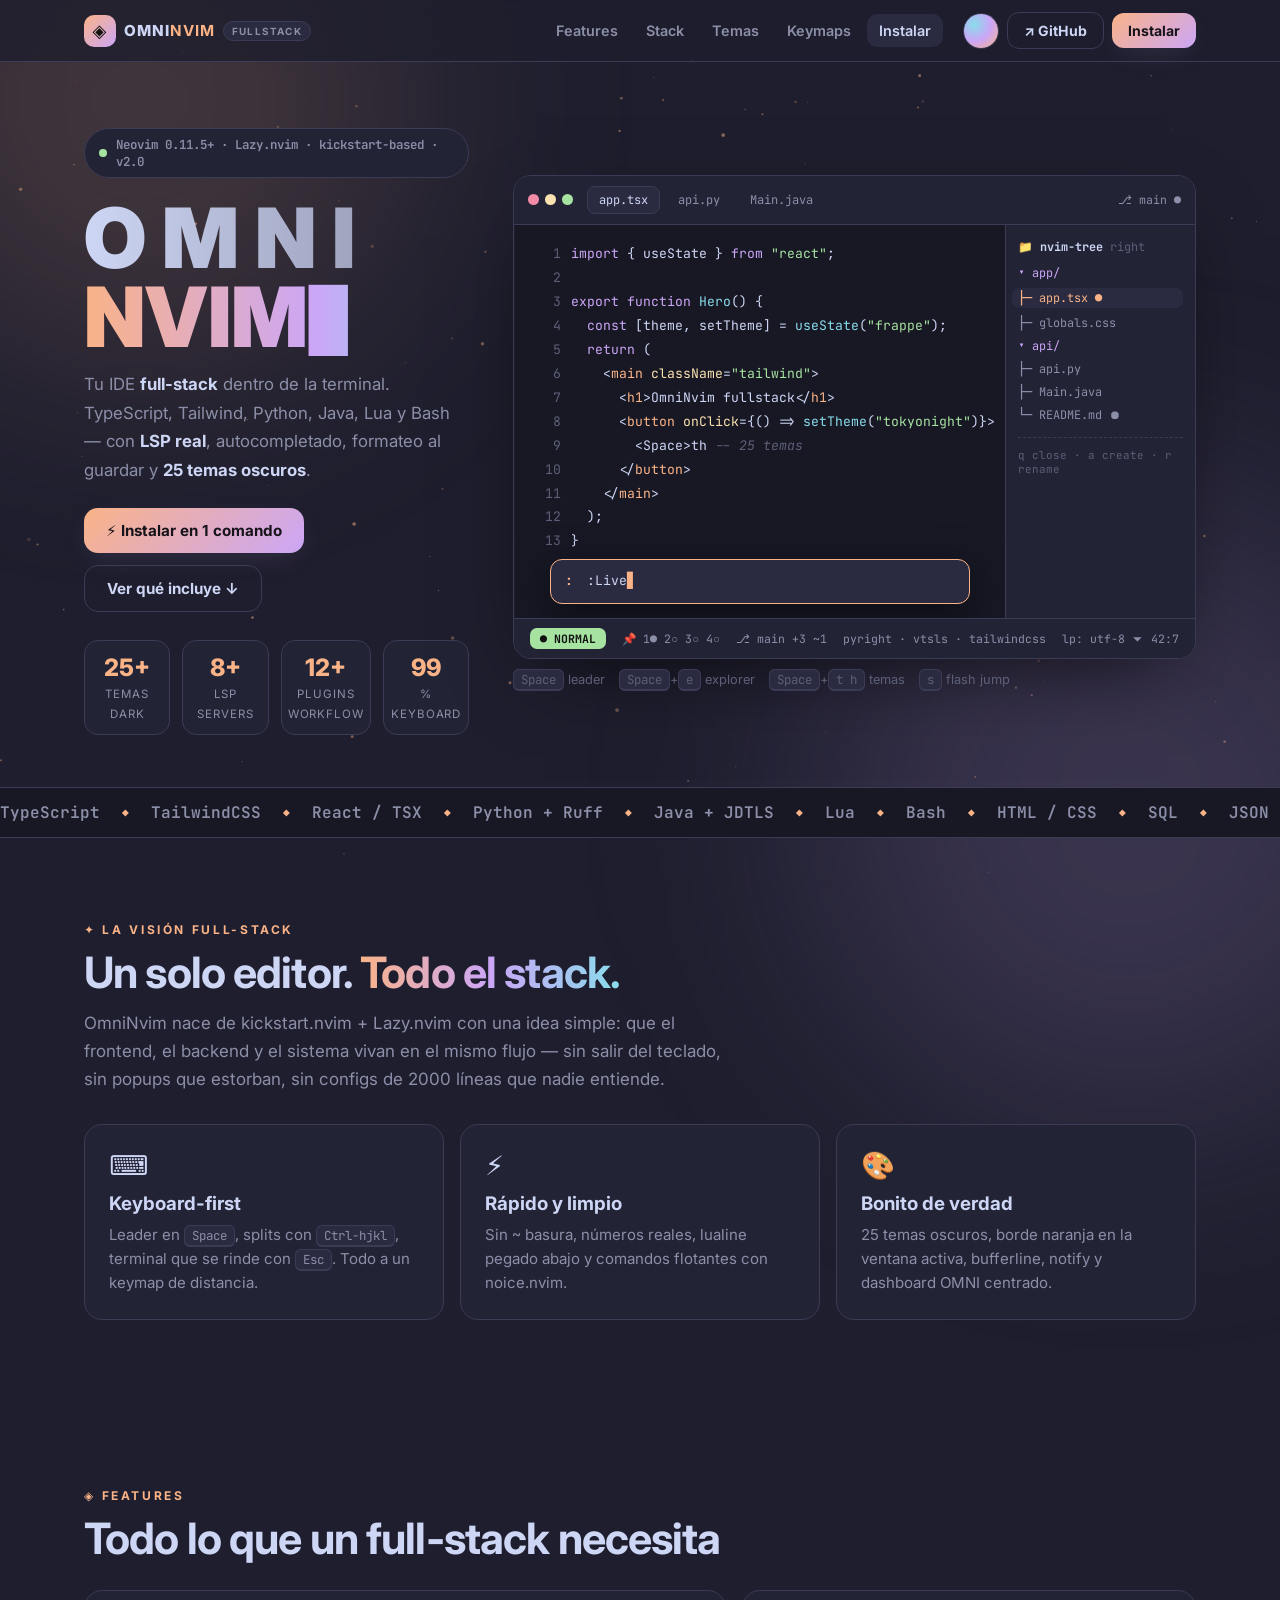
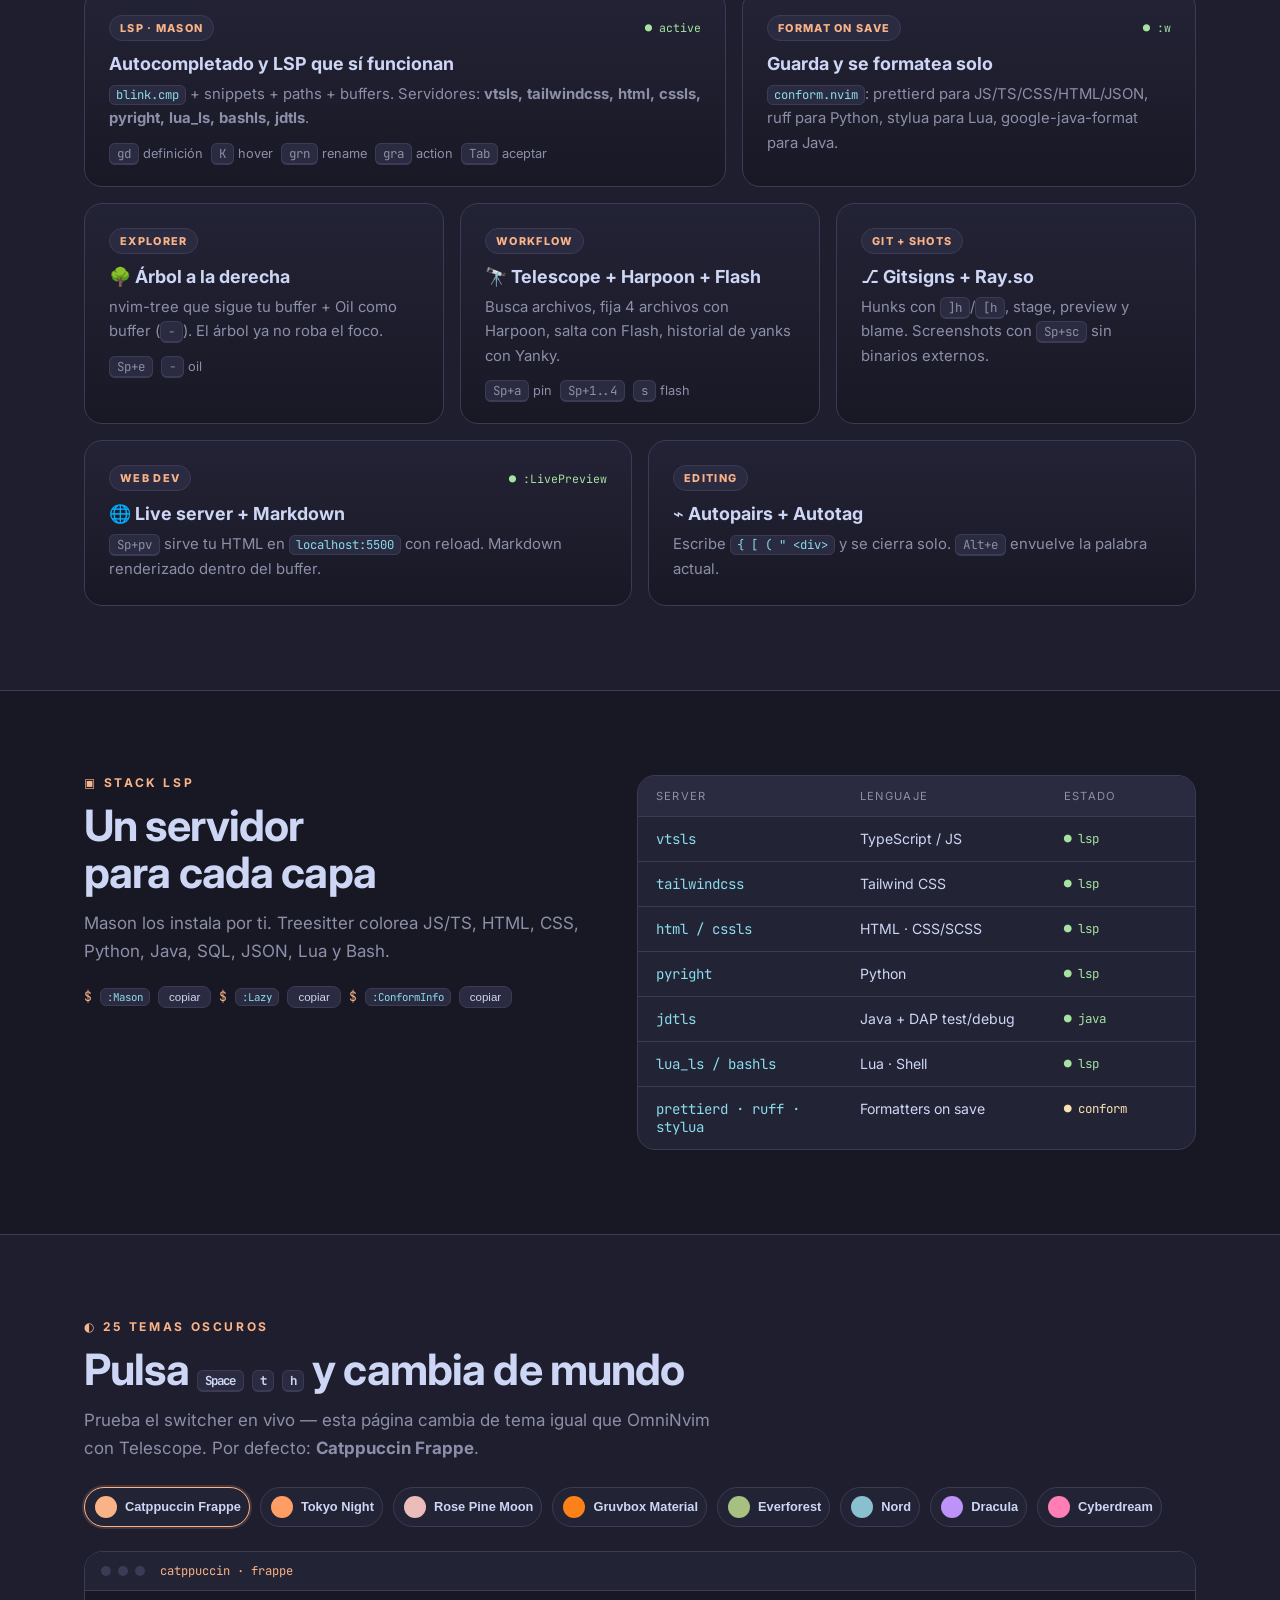
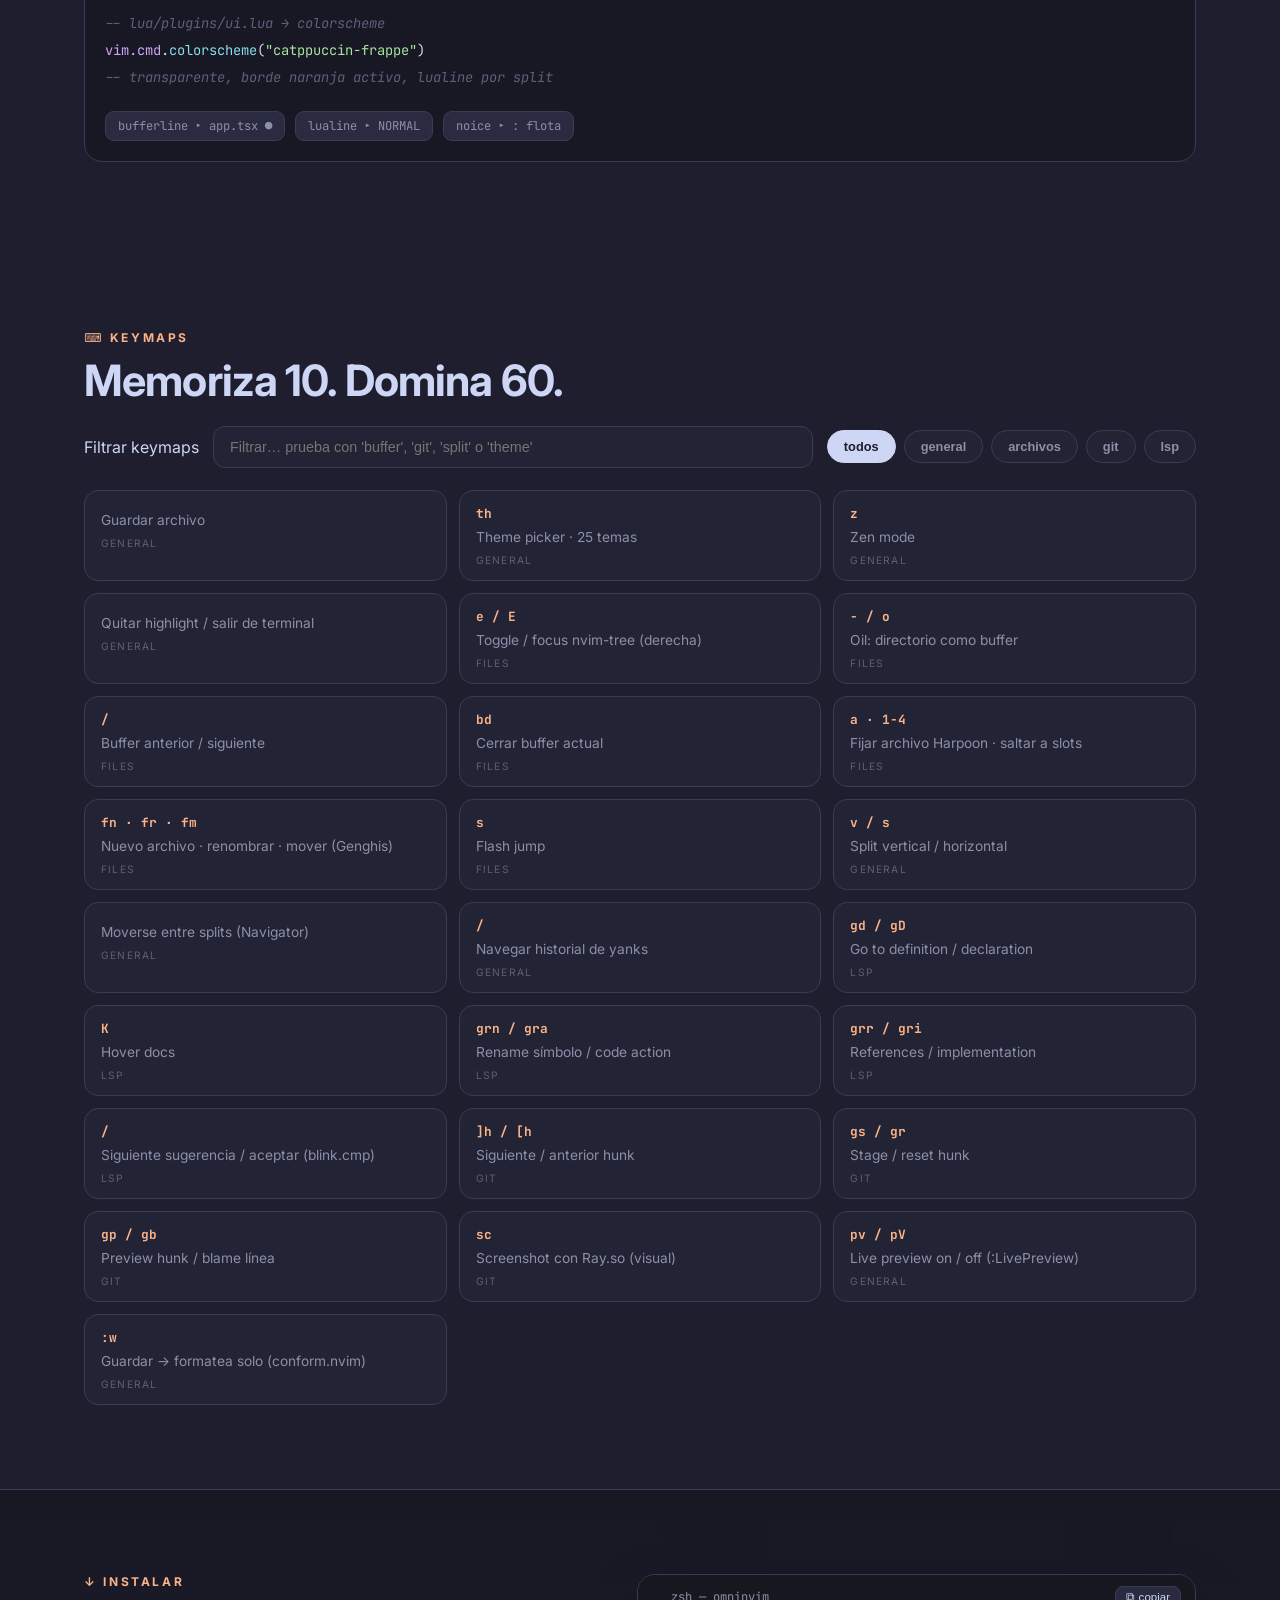
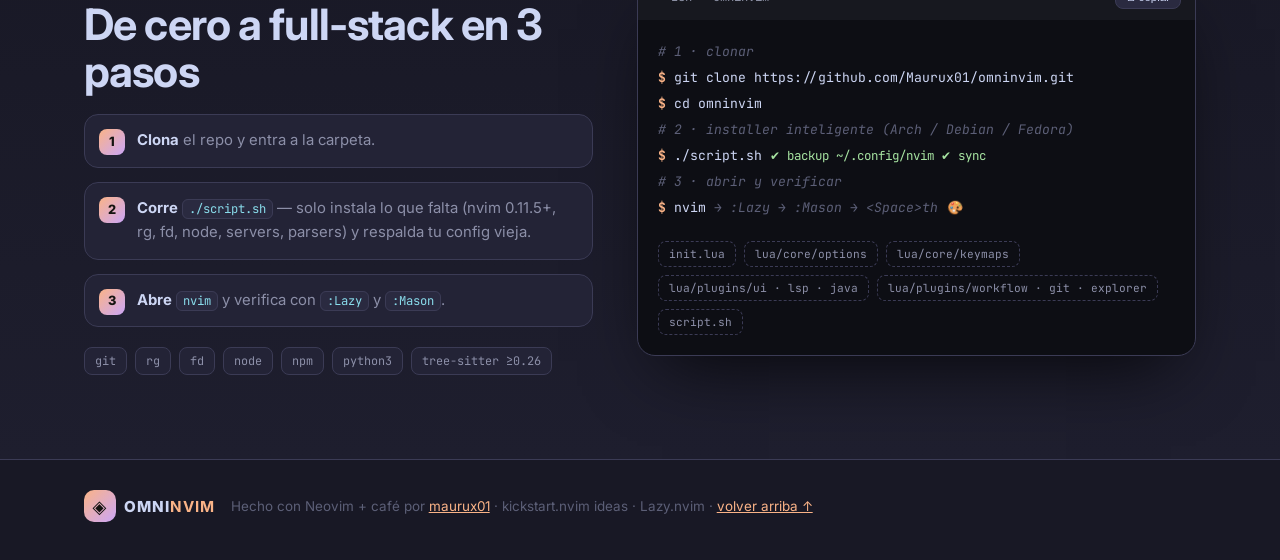
<file: index.html>
<!DOCTYPE html>
<html lang="es" data-theme="frappe">
<head>
  <meta charset="UTF-8">
  <meta name="viewport" content="width=device-width, initial-scale=1">
  <meta name="color-scheme" content="dark">
  <meta name="theme-color" content="#1e1e2e">
  <title>OMNINVIM — Full Stack nvim</title>
  <meta name="description" content="OmniNvim: una distro Neovim fullstack. 25 temas, LSP, Treesitter, Telescope, Git y live preview.">
  <meta property="og:title" content="OMNINVIM — Full Stack nvim">
  <meta property="og:description" content="Tu IDE full-stack dentro de la terminal: LSP real, 25 temas oscuros, Telescope, Git y live preview.">
  <meta property="og:type" content="website">
  <link rel="preconnect" href="https://fonts.googleapis.com">
  <link rel="preconnect" href="https://fonts.gstatic.com" crossorigin>
  <link href="https://fonts.googleapis.com/css2?family=Inter:wght@400;500;600;700;800;900&family=JetBrains+Mono:ital,wght@0,400;0,500;0,600;0,700;1,400&display=swap" rel="stylesheet">
  <link rel="stylesheet" href="docs/css/main.css">
  <link rel="icon" href="data:image/svg+xml,%3Csvg%20xmlns='http://www.w3.org/2000/svg'%20viewBox='0%200%20100%20100'%3E%3Ctext%20y='.9em'%20font-size='90'%3E%E2%97%88%3C/text%3E%3C/svg%3E">
</head>
<body>
<canvas id="stars" aria-hidden="true"></canvas>
<div class="glow glow-1" aria-hidden="true"></div>
<div class="glow glow-2" aria-hidden="true"></div>

<!-- NAV -->
<header class="nav" id="nav">
  <div class="nav-inner">
    <a href="#top" class="brand">
      <span class="brand-mark">◈</span>
      <span class="brand-text">OMNI<b>NVIM</b></span>
      <span class="brand-tag">fullstack</span>
    </a>
    <nav class="nav-links" id="navLinks" aria-label="Navegación principal">
      <a href="#features">Features</a>
      <a href="#stack">Stack</a>
      <a href="#temas">Temas</a>
      <a href="#keymaps">Keymaps</a>
      <a href="#instalar">Instalar</a>
    </nav>
    <div class="nav-actions">
      <button type="button" class="theme-dot-btn" id="navThemeBtn" title="Cambiar tema" aria-label="Cambiar tema">●</button>
      <a class="btn btn-ghost" href="https://github.com/Maurux01/omninvim" target="_blank" rel="noopener noreferrer">↗ GitHub</a>
      <a class="btn btn-primary" href="#instalar">Instalar</a>
      <button type="button" class="burger" id="burger" aria-label="Abrir menú" aria-expanded="false" aria-controls="navLinks">≡</button>
    </div>
  </div>
</header>

<main id="top">
  <!-- HERO -->
  <section class="hero">
    <div class="hero-inner">
      <div class="hero-left">
        <div class="pill"><span class="pulse"></span> Neovim 0.11.5+ · Lazy.nvim · kickstart-based · v2.0</div>
        <h1 class="hero-title">
          <span class="omni">O M N I</span>
          <span class="vim-line">NVIM<span class="cursor">▊</span></span>
        </h1>
        <p class="hero-sub">
          Tu IDE <b>full-stack</b> dentro de la terminal.
          TypeScript, Tailwind, Python, Java, Lua y Bash — con
          <b>LSP real</b>, autocompletado, formateo al guardar y <b>25 temas oscuros</b>.
        </p>
        <div class="hero-cta">
          <a href="#instalar" class="btn btn-primary btn-lg">⚡ Instalar en 1 comando</a>
          <a href="#features" class="btn btn-ghost btn-lg">Ver qué incluye ↓</a>
        </div>
        <div class="stats">
          <div class="stat"><span class="stat-num" data-count="25">0</span><span class="stat-label">temas dark</span></div>
          <div class="stat"><span class="stat-num" data-count="8">0</span><span class="stat-label">LSP servers</span></div>
          <div class="stat"><span class="stat-num" data-count="12">0</span><span class="stat-label">plugins workflow</span></div>
          <div class="stat"><span class="stat-num" data-count="100">0</span><span class="stat-label">% keyboard</span></div>
        </div>
      </div>

      <div class="hero-right">
        <!-- EDITOR MOCK -->
        <div class="editor reveal">
          <div class="editor-bar">
            <div class="dots" aria-hidden="true"><i></i><i></i><i></i></div>
            <div class="tabs" role="tablist" aria-label="Archivos de ejemplo">
              <button type="button" class="tab active" data-tab="ts" role="tab" aria-selected="true">app.tsx</button>
              <button type="button" class="tab" data-tab="py" role="tab" aria-selected="false">api.py</button>
              <button type="button" class="tab" data-tab="java" role="tab" aria-selected="false">Main.java</button>
            </div>
            <div class="editor-status">⎇ main ●</div>
          </div>
          <div class="editor-body">
            <div class="code-pane">
              <pre class="code active" id="code-ts"><code><span class="ln">1</span><span class="kw">import</span> { useState } <span class="kw">from</span> <span class="str">"react"</span>;
<span class="ln">2</span>
<span class="ln">3</span><span class="kw">export function</span> <span class="fn">Hero</span>() {
<span class="ln">4</span>  <span class="kw">const</span> [theme, setTheme] = <span class="fn">useState</span>(<span class="str">"frappe"</span>);
<span class="ln">5</span>  <span class="kw">return</span> (
<span class="ln">6</span>    &lt;<span class="tag">main</span> <span class="attr">className</span>=<span class="str">"tailwind"</span>&gt;
<span class="ln">7</span>      &lt;<span class="tag">h1</span>&gt;OmniNvim fullstack&lt;/<span class="tag">h1</span>&gt;
<span class="ln">8</span>      &lt;<span class="tag">button</span> <span class="attr">onClick</span>={() =&gt; <span class="fn">setTheme</span>(<span class="str">"tokyonight"</span>)}&gt;
<span class="ln">9</span>        &lt;Space&gt;th <span class="cm">-- 25 temas</span>
<span class="ln">10</span>      &lt;/<span class="tag">button</span>&gt;
<span class="ln">11</span>    &lt;/<span class="tag">main</span>&gt;
<span class="ln">12</span>  );
<span class="ln">13</span>}</code></pre>
              <pre class="code" id="code-py"><code><span class="ln">1</span><span class="kw">from</span> fastapi <span class="kw">import</span> FastAPI
<span class="ln">2</span>
<span class="ln">3</span>app = <span class="fn">FastAPI</span>()
<span class="ln">4</span>
<span class="ln">5</span><span class="cm"># pyright + ruff_format on save :w</span>
<span class="ln">6</span>@app.<span class="fn">get</span>(<span class="str">"/health"</span>)
<span class="ln">7</span><span class="kw">async def</span> <span class="fn">health</span>():
<span class="ln">8</span>    <span class="kw">return</span> {<span class="str">"omni"</span>: <span class="str">"ready"</span>, <span class="str">"lsp"</span>: <span class="str">"pyright ●"</span>}
<span class="ln">9</span>
<span class="ln">10</span><span class="cm"># gd → definición · K → docs · grn → rename</span></code></pre>
              <pre class="code" id="code-java"><code><span class="ln">1</span><span class="kw">public class</span> <span class="fn">Main</span> {
<span class="ln">2</span>  <span class="kw">public static void</span> <span class="fn">main</span>(String[] args) {
<span class="ln">3</span>    System.out.<span class="fn">println</span>(<span class="str">"jdtls + dap + test ●"</span>);
<span class="ln">4</span>    <span class="cm">// &lt;leader&gt;db dc do di → debug</span>
<span class="ln">5</span>    <span class="cm">// google-java-format on :w</span>
<span class="ln">6</span>  }
<span class="ln">7</span>}</code></pre>
              <!-- floating noice cmd -->
              <div class="noice" aria-hidden="true">
                <span class="noice-prompt">:</span>
                <span id="typed"></span><span class="typing-caret">▊</span>
              </div>
            </div>
            <aside class="tree">
              <div class="tree-title">📁 nvim-tree <span>right</span></div>
              <ul>
                <li class="dir">▾ app/</li>
                <li class="f active">├─ app.tsx ●</li>
                <li class="f">├─ globals.css</li>
                <li class="dir">▾ api/</li>
                <li class="f">├─ api.py</li>
                <li class="f">├─ Main.java</li>
                <li class="f">└─ README.md ⏺</li>
              </ul>
              <div class="tree-foot">q close · a create · r rename</div>
            </aside>
          </div>
          <div class="lualine">
            <span class="mode">● NORMAL</span>
            <span>📌 1● 2○ 3○ 4○</span>
            <span class="hide-m">⎇ main +3 ~1</span>
            <span class="hide-m">pyright · vtsls · tailwindcss</span>
            <span>lp: utf-8 ⏷ 42:7</span>
          </div>
        </div>
        <div class="hero-hints">
          <span><kbd>Space</kbd> leader</span>
          <span><kbd>Space</kbd>+<kbd>e</kbd> explorer</span>
          <span><kbd>Space</kbd>+<kbd>t h</kbd> temas</span>
          <span><kbd>s</kbd> flash jump</span>
        </div>
      </div>
    </div>

    <div class="marquee-wrap">
      <div class="marquee" id="marquee" aria-hidden="true">
        <span>TypeScript</span><i>◆</i><span>TailwindCSS</span><i>◆</i><span>React / TSX</span><i>◆</i><span>Python + Ruff</span><i>◆</i><span>Java + JDTLS</span><i>◆</i><span>Lua</span><i>◆</i><span>Bash</span><i>◆</i><span>HTML / CSS</span><i>◆</i><span>SQL</span><i>◆</i><span>JSON</span><i>◆</i>
      </div>
    </div>
  </section>

  <!-- PHILOSOPHY -->
  <section class="section vision">
    <div class="container">
      <p class="eyebrow">✦ la visión full-stack</p>
      <h2>Un solo editor. <span class="grad">Todo el stack.</span></h2>
      <p class="lead">OmniNvim nace de kickstart.nvim + Lazy.nvim con una idea simple: que el frontend, el backend y el sistema vivan en el mismo flujo — sin salir del teclado, sin popups que estorban, sin configs de 2000 líneas que nadie entiende.</p>
      <div class="vision-grid">
        <div class="v-card reveal"><div class="v-icon">⌨️</div><h3>Keyboard-first</h3><p>Leader en <kbd>Space</kbd>, splits con <kbd>Ctrl-hjkl</kbd>, terminal que se rinde con <kbd>Esc</kbd>. Todo a un keymap de distancia.</p></div>
        <div class="v-card reveal"><div class="v-icon">⚡</div><h3>Rápido y limpio</h3><p>Sin <code>~</code> basura, números reales, lualine pegado abajo y comandos flotantes con noice.nvim.</p></div>
        <div class="v-card reveal"><div class="v-icon">🎨</div><h3>Bonito de verdad</h3><p>25 temas oscuros, borde naranja en la ventana activa, bufferline, notify y dashboard OMNI centrado.</p></div>
      </div>
    </div>
  </section>

  <!-- FEATURES -->
  <section class="section" id="features">
    <div class="container">
      <p class="eyebrow">◈ features</p>
      <h2>Todo lo que un full-stack necesita</h2>
      <div class="bento">
        <article class="card span-7 reveal">
          <div class="card-top"><span class="chip">LSP · Mason</span><span class="live">● active</span></div>
          <h3>Autocompletado y LSP que sí funcionan</h3>
          <p><code>blink.cmp</code> + snippets + paths + buffers. Servidores: <b>vtsls, tailwindcss, html, cssls, pyright, lua_ls, bashls, jdtls</b>.</p>
          <div class="mini-keys"><span><kbd>gd</kbd> definición</span><span><kbd>K</kbd> hover</span><span><kbd>grn</kbd> rename</span><span><kbd>gra</kbd> action</span><span><kbd>Tab</kbd> aceptar</span></div>
        </article>
        <article class="card span-5 reveal">
          <div class="card-top"><span class="chip">format on save</span><span class="live">● :w</span></div>
          <h3>Guarda y se formatea solo</h3>
          <p><code>conform.nvim</code>: prettierd para JS/TS/CSS/HTML/JSON, ruff para Python, stylua para Lua, google-java-format para Java.</p>
        </article>
        <article class="card span-4 reveal"><div class="card-top"><span class="chip">explorer</span></div><h3>🌳 Árbol a la derecha</h3><p>nvim-tree que sigue tu buffer + Oil como buffer (<kbd>-</kbd>). El árbol ya no roba el foco.</p><div class="mini-keys"><span><kbd>Sp+e</kbd></span><span><kbd>-</kbd> oil</span></div></article>
        <article class="card span-4 reveal"><div class="card-top"><span class="chip">workflow</span></div><h3>🔭 Telescope + Harpoon + Flash</h3><p>Busca archivos, fija 4 archivos con Harpoon, salta con Flash, historial de yanks con Yanky.</p><div class="mini-keys"><span><kbd>Sp+a</kbd> pin</span><span><kbd>Sp+1..4</kbd></span><span><kbd>s</kbd> flash</span></div></article>
        <article class="card span-4 reveal"><div class="card-top"><span class="chip">git + shots</span></div><h3>⎇ Gitsigns + Ray.so</h3><p>Hunks con <kbd>]h</kbd>/<kbd>[h</kbd>, stage, preview y blame. Screenshots con <kbd>Sp+sc</kbd> sin binarios externos.</p></article>
        <article class="card span-6 reveal"><div class="card-top"><span class="chip">web dev</span><span class="live">● :LivePreview</span></div><h3>🌐 Live server + Markdown</h3><p><kbd>Sp+pv</kbd> sirve tu HTML en <code>localhost:5500</code> con reload. Markdown renderizado dentro del buffer.</p></article>
        <article class="card span-6 reveal"><div class="card-top"><span class="chip">editing</span></div><h3>⌁ Autopairs + Autotag</h3><p>Escribe <code>{ [ ( " &lt;div&gt;</code> y se cierra solo. <kbd>Alt+e</kbd> envuelve la palabra actual.</p></article>
      </div>
    </div>
  </section>

  <!-- STACK -->
  <section class="section" id="stack">
    <div class="container two-col">
      <div>
        <p class="eyebrow">▣ stack lsp</p>
        <h2>Un servidor<br>para cada capa</h2>
        <p class="lead">Mason los instala por ti. Treesitter colorea JS/TS, HTML, CSS, Python, Java, SQL, JSON, Lua y Bash.</p>
        <div class="install-mini">
          <span>$</span><code>:Mason</code><button type="button" class="copy" data-copy=":Mason">copiar</button>
          <span>$</span><code>:Lazy</code><button type="button" class="copy" data-copy=":Lazy">copiar</button>
          <span>$</span><code>:ConformInfo</code><button type="button" class="copy" data-copy=":ConformInfo">copiar</button>
        </div>
      </div>
      <div class="stack-table reveal">
        <div class="srow head"><span>Server</span><span>Lenguaje</span><span>Estado</span></div>
        <div class="srow"><span class="mono">vtsls</span><span>TypeScript / JS</span><span class="ok">● lsp</span></div>
        <div class="srow"><span class="mono">tailwindcss</span><span>Tailwind CSS</span><span class="ok">● lsp</span></div>
        <div class="srow"><span class="mono">html / cssls</span><span>HTML · CSS/SCSS</span><span class="ok">● lsp</span></div>
        <div class="srow"><span class="mono">pyright</span><span>Python</span><span class="ok">● lsp</span></div>
        <div class="srow"><span class="mono">jdtls</span><span>Java + DAP test/debug</span><span class="ok">● java</span></div>
        <div class="srow"><span class="mono">lua_ls / bashls</span><span>Lua · Shell</span><span class="ok">● lsp</span></div>
        <div class="srow"><span class="mono">prettierd · ruff · stylua</span><span>Formatters on save</span><span class="warn">● conform</span></div>
      </div>
    </div>
  </section>

  <!-- TEMAS -->
  <section class="section" id="temas">
    <div class="container">
      <p class="eyebrow">◐ 25 temas oscuros</p>
      <h2>Pulsa <kbd>Space</kbd> <kbd>t</kbd> <kbd>h</kbd> y cambia de mundo</h2>
      <p class="lead">Prueba el switcher en vivo — esta página cambia de tema igual que OmniNvim con Telescope. Por defecto: <b>Catppuccin Frappe</b>.</p>
      <div class="theme-picker reveal" id="themePicker"></div>
      <div class="theme-demo reveal">
        <div class="td-bar" aria-hidden="true"><i></i><i></i><i></i><span id="themeName">catppuccin · frappe</span></div>
        <pre><code><span class="cm">-- lua/plugins/ui.lua → colorscheme</span>
<span class="kw">vim.cmd</span>.<span class="fn">colorscheme</span>(<span class="str" id="themeCode">"catppuccin-frappe"</span>)
<span class="cm">-- transparente, borde naranja activo, lualine por split</span></code></pre>
        <div class="td-row"><span class="td-chip">bufferline ▸ app.tsx ●</span><span class="td-chip">lualine ▸ NORMAL</span><span class="td-chip">noice ▸ : flota</span></div>
      </div>
    </div>
  </section>

  <!-- KEYMAPS -->
  <section class="section" id="keymaps">
    <div class="container">
      <p class="eyebrow">⌨ keymaps</p>
      <h2>Memoriza 10. Domina 60.</h2>
      <div class="km-controls">
        <label class="sr-only" for="kmSearch">Filtrar keymaps</label>
        <input id="kmSearch" type="search" placeholder="Filtrar… prueba con 'buffer', 'git', 'split' o 'theme'" aria-label="Filtrar keymaps">
        <div class="km-tabs" id="kmTabs" role="group" aria-label="Categorías de keymaps">
          <button type="button" class="active" data-cat="all">todos</button>
          <button type="button" data-cat="general">general</button>
          <button type="button" data-cat="files">archivos</button>
          <button type="button" data-cat="git">git</button>
          <button type="button" data-cat="lsp">lsp</button>
        </div>
      </div>
      <div class="km-grid" id="kmGrid" aria-live="polite"></div>
    </div>
  </section>

  <!-- INSTALL -->
  <section class="section" id="instalar">
    <div class="container two-col">
      <div>
        <p class="eyebrow">↓ instalar</p>
        <h2>De cero a full-stack en 3 pasos</h2>
        <ol class="steps">
          <li><b>Clona</b> el repo y entra a la carpeta.</li>
          <li><b>Corre</b> <code>./script.sh</code> — solo instala lo que falta (nvim 0.11.5+, rg, fd, node, servers, parsers) y respalda tu config vieja.</li>
          <li><b>Abre</b> <code>nvim</code> y verifica con <code>:Lazy</code> y <code>:Mason</code>.</li>
        </ol>
        <div class="reqs">
          <span>git</span><span>rg</span><span>fd</span><span>node</span><span>npm</span><span>python3</span><span>tree-sitter ≥0.26</span>
        </div>
      </div>
      <div class="term reveal">
        <div class="term-bar"><span aria-hidden="true"><i></i><i></i><i></i></span><span>zsh — omninvim</span><button type="button" class="copy" data-copy="git clone https://github.com/Maurux01/omninvim.git&#10;cd omninvim&#10;./script.sh">⧉ copiar</button></div>
<pre><code><span class="cm"># 1 · clonar</span>
<span class="prompt">$</span> git clone https://github.com/Maurux01/omninvim.git
<span class="prompt">$</span> cd omninvim
<span class="cm"># 2 · installer inteligente (Arch / Debian / Fedora)</span>
<span class="prompt">$</span> ./script.sh <span class="ok">✔ backup ~/.config/nvim ✔ sync</span>
<span class="cm"># 3 · abrir y verificar</span>
<span class="prompt">$</span> nvim <span class="cm">→ :Lazy → :Mason → &lt;Space&gt;th 🎨</span></code></pre>
        <div class="filetree">
          <span>init.lua</span><span>lua/core/options</span><span>lua/core/keymaps</span><span>lua/plugins/ui · lsp · java</span><span>lua/plugins/workflow · git · explorer</span><span>script.sh</span>
        </div>
      </div>
    </div>
  </section>
</main>

  <footer>
    <div class="container foot">
      <div class="brand"><span class="brand-mark" aria-hidden="true">◈</span><span class="brand-text">OMNI<b>NVIM</b></span></div>
      <p>Hecho con Neovim + café por <a href="https://github.com/Maurux01" target="_blank" rel="noopener noreferrer">maurux01</a> · kickstart.nvim ideas · Lazy.nvim · <a href="#top">volver arriba ↑</a></p>
    </div>
  </footer>

<script src="docs/js/main.js" defer></script>
</body>
</html>
</file>
<file: docs/css/main.css>
/* OMNINVIM — Full Stack Vision */
*{margin:0;padding:0;box-sizing:border-box}
:root,
html[data-theme="frappe"]{
  --bg:#1e1e2e; --bg2:#181825; --panel:#232336; --panel2:#2a2a40;
  --line:#3b3b55; --txt:#cdd6f4; --mut:#8c8fa8; --dim:#5c5f77;
  --acc:#fab387; --acc2:#cba6f7; --acc3:#89dceb; --ok:#a6e3a1; --warn:#f9e2af;
  --glow1:rgba(250,179,135,.16); --glow2:rgba(203,166,247,.16);
  --theme-name:"catppuccin · frappe";
}
html[data-theme="tokyonight"]{--bg:#1a1b26;--bg2:#16161e;--panel:#22222f;--panel2:#2a2a3a;--line:#3b3b55;--txt:#c0caf5;--mut:#848cb5;--acc:#ff9e64;--acc2:#bb9af7;--acc3:#7dcfff;--ok:#9ece6a;--glow1:rgba(255,158,100,.15);--glow2:rgba(187,154,247,.18)}
html[data-theme="rosepine"]{--bg:#232136;--bg2:#1f1d2e;--panel:#2a273f;--panel2:#393552;--line:#44415e;--txt:#e0def4;--mut:#908caa;--acc:#ebbcba;--acc2:#c4a7e7;--acc3:#9ccfd8;--ok:#9ccfd8}
html[data-theme="gruvbox"]{--bg:#282828;--bg2:#1d2021;--panel:#32302f;--panel2:#3c3836;--line:#504945;--txt:#ebdbb2;--mut:#a89984;--acc:#fe8019;--acc2:#d3869b;--acc3:#83a598;--ok:#b8bb26}
html[data-theme="nord"]{--bg:#2e3440;--bg2:#242933;--panel:#3b4252;--panel2:#434c5e;--line:#4c566a;--txt:#eceff4;--mut:#8f9bb0;--acc:#ebcb8b;--acc2:#b48ead;--acc3:#88c0d0;--ok:#a3be8c}
html[data-theme="dracula"]{--bg:#282a36;--bg2:#1e1f29;--panel:#343746;--panel2:#44475a;--line:#4a4e69;--txt:#f8f8f2;--mut:#a9aecf;--acc:#ffb86c;--acc2:#bd93f9;--acc3:#8be9fd;--ok:#50fa7b}
html[data-theme="cyberdream"]{--bg:#16181d;--bg2:#0e1013;--panel:#1e2128;--panel2:#262a35;--line:#394048;--txt:#e6edf3;--mut:#7d8b9e;--acc:#ff7eb6;--acc2:#7dd3fc;--acc3:#5eead4;--ok:#3fb950}
html[data-theme="everforest"]{--bg:#2d353b;--bg2:#232a2e;--panel:#343f44;--panel2:#3d484d;--line:#4a555b;--txt:#d3c6aa;--mut:#9aa79c;--acc:#e69875;--acc2:#d699b6;--acc3:#7fbbb3;--ok:#a7c080}

html{scroll-behavior:smooth}
body{background:var(--bg);color:var(--txt);font-family:Inter,system-ui,sans-serif;overflow-x:hidden;transition:background .4s,color .4s}
::selection{background:var(--acc);color:#111}
#stars{position:fixed;inset:0;z-index:0;opacity:.7;pointer-events:none}
.glow{position:fixed;border-radius:50%;filter:blur(120px);z-index:0;pointer-events:none;transition:background .4s}
.glow-1{width:520px;height:520px;background:var(--glow1);top:-160px;left:-120px}
.glow-2{width:620px;height:620px;background:var(--glow2);bottom:-220px;right:-160px}
main,header,footer{position:relative;z-index:1}
code,kbd{font-family:"JetBrains Mono",monospace}
kbd{background:var(--panel2);border:1px solid var(--line);border-bottom-width:2px;border-radius:6px;padding:1px 7px;font-size:.78rem}
.container{max-width:1160px;margin:0 auto;padding:0 24px}
.section{padding:84px 0}
.eyebrow{text-transform:uppercase;letter-spacing:.22em;font-size:.75rem;color:var(--acc);font-weight:700;margin-bottom:12px}
h2{font-size:clamp(1.8rem,3.6vw,2.7rem);line-height:1.08;letter-spacing:-.02em;margin-bottom:14px}
.lead{color:var(--mut);font-size:1.06rem;line-height:1.65;max-width:640px}
.grad{background:linear-gradient(90deg,var(--acc),var(--acc2),var(--acc3));-webkit-background-clip:text;background-clip:text;color:transparent}

/* NAV */
.nav{position:sticky;top:0;z-index:50;backdrop-filter:blur(14px);background:color-mix(in srgb,var(--bg) 78%,transparent);border-bottom:1px solid var(--line)}
.nav-inner{max-width:1160px;margin:0 auto;padding:12px 24px;display:flex;align-items:center;gap:20px}
.brand{display:flex;align-items:center;gap:8px;text-decoration:none;color:var(--txt);font-weight:800;letter-spacing:.06em}
.brand-mark{width:32px;height:32px;display:grid;place-items:center;border-radius:10px;background:linear-gradient(135deg,var(--acc),var(--acc2));color:#141310;font-size:18px}
.brand-text{font-size:.95rem}.brand-text b{color:var(--acc)}
.brand-tag{font-size:.62rem;font-weight:700;text-transform:uppercase;letter-spacing:.14em;background:var(--panel2);border:1px solid var(--line);padding:3px 8px;border-radius:99px;color:var(--mut)}
.nav-links{display:flex;gap:4px;margin-left:auto}
.nav-links a{color:var(--mut);text-decoration:none;font-size:.9rem;font-weight:600;padding:8px 12px;border-radius:10px}
.nav-links a:hover,.nav-links a.active{color:var(--txt);background:var(--panel2)}
.nav-actions{display:flex;align-items:center;gap:8px}
.btn{display:inline-flex;align-items:center;gap:8px;text-decoration:none;font-weight:700;font-size:.88rem;border-radius:12px;padding:9px 16px;border:1px solid var(--line);color:var(--txt);background:var(--panel);cursor:pointer;transition:transform .15s,box-shadow .2s}
.btn:hover{transform:translateY(-1px)}
.btn-primary{background:linear-gradient(135deg,var(--acc),var(--acc2));color:#17131a;border:none;box-shadow:0 8px 28px -8px var(--glow2)}
.btn-ghost{background:transparent}
.btn-lg{padding:13px 22px;font-size:.95rem;border-radius:14px}
.theme-dot-btn{width:36px;height:36px;border-radius:50%;border:1px solid var(--line);background:radial-gradient(circle at 30% 30%,var(--acc3),var(--acc2),var(--acc));cursor:pointer;font-size:0}
.burger{display:none;background:none;border:1px solid var(--line);color:var(--txt);border-radius:10px;font-size:20px;width:38px;height:38px}

/* HERO */
.hero{padding:66px 0 0}
.hero-inner{max-width:1160px;margin:0 auto;padding:0 24px;display:grid;grid-template-columns:1fr 1.08fr;gap:44px;align-items:center}
.pill{display:inline-flex;align-items:center;gap:9px;font-size:.78rem;font-weight:600;color:var(--mut);border:1px solid var(--line);background:var(--panel);padding:7px 14px;border-radius:99px;font-family:"JetBrains Mono",monospace}
.pulse{width:8px;height:8px;border-radius:50%;background:var(--ok);box-shadow:0 0 0 0 var(--ok);animation:pulse 1.8s infinite}
@keyframes pulse{70%{box-shadow:0 0 0 9px transparent}100%{box-shadow:0 0 0 0 transparent}}
.hero-title{margin:20px 0 14px;line-height:.95;letter-spacing:.02em}
.hero-title .omni{display:block;font-size:clamp(3rem,7vw,5.2rem);font-weight:900;background:linear-gradient(90deg,var(--txt),var(--mut));-webkit-background-clip:text;background-clip:text;color:transparent}
.hero-title .vim-line{display:block;font-size:clamp(3rem,7vw,5.2rem);font-weight:900;background:linear-gradient(90deg,var(--acc),var(--acc2) 60%,var(--acc3));-webkit-background-clip:text;background-clip:text;color:transparent}
.cursor{animation:blink 1s steps(1) infinite;font-size:.8em}
@keyframes blink{50%{opacity:0}}
.hero-sub{color:var(--mut);font-size:1.05rem;line-height:1.7;max-width:520px}
.hero-sub b{color:var(--txt)}
.hero-cta{display:flex;gap:12px;margin:24px 0 28px;flex-wrap:wrap}
.stats{display:grid;grid-template-columns:repeat(4,1fr);gap:12px;max-width:520px}
.stat{background:var(--panel);border:1px solid var(--line);border-radius:14px;padding:12px 6px;text-align:center}
.stat-num{display:block;font-size:1.5rem;font-weight:800;color:var(--acc)}
.stat-label{font-size:.72rem;color:var(--mut);text-transform:uppercase;letter-spacing:.08em}

/* EDITOR */
.editor{background:var(--bg2);border:1px solid var(--line);border-radius:18px;overflow:hidden;box-shadow:0 30px 80px -30px rgba(0,0,0,.7),0 0 0 1px rgba(255,255,255,.03) inset}
.editor-bar{display:flex;align-items:center;gap:14px;padding:10px 14px;border-bottom:1px solid var(--line);background:var(--panel)}
.dots{display:flex;gap:6px}.dots i{width:11px;height:11px;border-radius:50%;background:var(--line)}
.dots i:first-child{background:#f38ba8}.dots i:nth-child(2){background:var(--warn)}.dots i:nth-child(3){background:var(--ok)}
.tabs{display:flex;gap:6px}
.tab{background:transparent;border:1px solid transparent;color:var(--mut);font-family:"JetBrains Mono",monospace;font-size:.75rem;padding:5px 11px;border-radius:8px;cursor:pointer}
.tab.active{background:var(--panel2);border-color:var(--line);color:var(--txt)}
.editor-status{margin-left:auto;font-size:.72rem;color:var(--mut);font-family:"JetBrains Mono",monospace}
.editor-body{display:grid;grid-template-columns:1fr 190px;min-height:340px}
.code-pane{position:relative;padding:18px 0 64px;font-size:.82rem;line-height:1.75;overflow:auto}
.code{display:none;padding:0 18px;white-space:pre}
.code.active{display:block;animation:fade .3s}
@keyframes fade{from{opacity:0;transform:translateY(4px)}}
.ln{display:inline-block;width:2.2em;color:var(--dim);user-select:none;margin-right:10px;text-align:right}
.kw{color:var(--acc2)}.fn{color:var(--acc3)}.str{color:var(--ok)}.tag{color:var(--acc)}.attr{color:var(--warn)}.cm{color:var(--dim);font-style:italic}
.tree{border-left:1px solid var(--line);background:var(--panel);padding:14px 12px;font-family:"JetBrains Mono",monospace;font-size:.74rem}
.tree-title{color:var(--txt);font-weight:700;margin-bottom:10px}.tree-title span{color:var(--dim);font-weight:400}
.tree ul{list-style:none;display:grid;gap:7px;color:var(--mut)}
.tree .dir{color:var(--acc2)}.tree .f.active{color:var(--acc);background:var(--panel2);border-radius:7px;padding:2px 6px;margin-left:-6px}
.tree-foot{margin-top:14px;color:var(--dim);font-size:.68rem;border-top:1px dashed var(--line);padding-top:10px}
.noice{position:absolute;left:50%;bottom:14px;transform:translateX(-50%);width:min(88%,420px);background:var(--panel2);border:1px solid var(--acc);border-radius:12px;padding:10px 14px;font-family:"JetBrains Mono",monospace;font-size:.82rem;box-shadow:0 12px 40px rgba(0,0,0,.5);white-space:nowrap;overflow:hidden}
.noice-prompt{color:var(--acc);font-weight:700;margin-right:6px}
.typing-caret{animation:blink 1s steps(1) infinite;color:var(--acc)}
.lualine{display:flex;gap:16px;align-items:center;padding:9px 16px;font-size:.72rem;font-family:"JetBrains Mono",monospace;border-top:1px solid var(--line);background:var(--panel);color:var(--mut);overflow:auto;white-space:nowrap}
.lualine .mode{background:var(--ok);color:#111;font-weight:700;padding:3px 10px;border-radius:7px}
.hero-hints{display:flex;gap:14px;flex-wrap:wrap;margin-top:12px;color:var(--dim);font-size:.8rem}

/* MARQUEE */
.marquee-wrap{margin-top:52px;border-top:1px solid var(--line);border-bottom:1px solid var(--line);background:var(--bg2);overflow:hidden}
.marquee{display:flex;gap:22px;align-items:center;white-space:nowrap;padding:14px 0;width:max-content;animation:scroll 26s linear infinite;font-family:"JetBrains Mono",monospace;font-weight:600;color:var(--mut)}
.marquee i{color:var(--acc);font-style:normal;font-size:.7rem}
@keyframes scroll{to{transform:translateX(-50%)}}

/* VISION + BENTO */
.vision-grid{display:grid;grid-template-columns:repeat(3,1fr);gap:16px;margin-top:30px}
.v-card{background:var(--panel);border:1px solid var(--line);border-radius:18px;padding:24px}
.v-icon{font-size:1.7rem;margin-bottom:10px}
.v-card h3{margin-bottom:8px}.v-card p{color:var(--mut);line-height:1.6;font-size:.94rem}
.bento{display:grid;grid-template-columns:repeat(12,1fr);gap:16px;margin-top:28px}
.card{background:linear-gradient(180deg,var(--panel),var(--bg2));border:1px solid var(--line);border-radius:18px;padding:24px;transition:transform .2s,border-color .2s}
.card:hover{transform:translateY(-3px);border-color:var(--acc)}
.span-7{grid-column:span 7}.span-5{grid-column:span 5}.span-4{grid-column:span 4}.span-6{grid-column:span 6}
.card-top{display:flex;justify-content:space-between;align-items:center;margin-bottom:12px}
.chip{font-size:.68rem;font-weight:800;text-transform:uppercase;letter-spacing:.12em;background:var(--panel2);border:1px solid var(--line);padding:5px 10px;border-radius:99px;color:var(--acc)}
.live{font-size:.72rem;color:var(--ok);font-family:"JetBrains Mono",monospace}
.card h3{margin-bottom:8px;font-size:1.12rem}
.card p{color:var(--mut);line-height:1.65;font-size:.93rem}
.card p code,.steps code,.install-mini code{background:var(--panel2);border:1px solid var(--line);padding:1px 6px;border-radius:6px;font-size:.82em;color:var(--acc3)}
.mini-keys{display:flex;gap:8px;flex-wrap:wrap;margin-top:14px;font-size:.8rem;color:var(--mut)}

/* STACK */
.two-col{display:grid;grid-template-columns:1fr 1.1fr;gap:44px;align-items:start}
#stack{background:var(--bg2);border-top:1px solid var(--line);border-bottom:1px solid var(--line)}
.stack-table{background:var(--panel);border:1px solid var(--line);border-radius:18px;overflow:hidden}
.srow{display:grid;grid-template-columns:1.2fr 1.2fr .7fr;gap:10px;padding:13px 18px;font-size:.88rem;border-top:1px solid var(--line)}
.srow.head{background:var(--panel2);text-transform:uppercase;font-size:.7rem;letter-spacing:.12em;color:var(--mut);border-top:none}
.mono{font-family:"JetBrains Mono",monospace;color:var(--acc3)}
.ok{color:var(--ok);font-family:"JetBrains Mono",monospace;font-size:.78rem}
.warn{color:var(--warn);font-family:"JetBrains Mono",monospace;font-size:.78rem}
.install-mini{display:flex;flex-wrap:wrap;gap:8px;align-items:center;margin-top:20px;font-family:"JetBrains Mono",monospace;font-size:.82rem;color:var(--mut)}
.install-mini span{color:var(--acc)}
.copy{background:var(--panel2);border:1px solid var(--line);color:var(--txt);border-radius:8px;padding:4px 10px;font-size:.72rem;cursor:pointer}
.copy:hover{border-color:var(--acc)}

/* TEMAS */
.theme-picker{display:flex;gap:10px;flex-wrap:wrap;margin:24px 0}
.t-btn{display:flex;align-items:center;gap:8px;border:1px solid var(--line);background:var(--panel);color:var(--txt);border-radius:99px;padding:8px 8px 8px 10px;font-size:.8rem;font-weight:600;cursor:pointer}
.t-btn i{width:22px;height:22px;border-radius:50%;display:inline-block}
.t-btn.active{border-color:var(--acc);box-shadow:0 0 0 2px var(--glow1)}
.theme-demo{background:var(--bg2);border:1px solid var(--line);border-radius:18px;overflow:hidden}
.td-bar{display:flex;align-items:center;gap:7px;padding:11px 16px;background:var(--panel);border-bottom:1px solid var(--line);font-family:"JetBrains Mono",monospace;font-size:.76rem;color:var(--mut)}
.td-bar i{width:10px;height:10px;border-radius:50%;background:var(--line)}
.td-bar span{margin-left:8px;color:var(--acc)}
.theme-demo pre{padding:20px;font-size:.86rem;line-height:1.8;overflow:auto}
.td-row{display:flex;gap:10px;flex-wrap:wrap;padding:0 20px 20px}
.td-chip{background:var(--panel2);border:1px solid var(--line);border-radius:9px;padding:6px 12px;font-size:.76rem;font-family:"JetBrains Mono",monospace;color:var(--mut)}

/* KEYMAPS */
.km-controls{display:flex;gap:14px;flex-wrap:wrap;align-items:center;margin:22px 0}
#kmSearch{flex:1;min-width:240px;background:var(--panel);border:1px solid var(--line);color:var(--txt);border-radius:12px;padding:12px 16px;font-size:.9rem;outline:none}
#kmSearch:focus{border-color:var(--acc)}
.km-tabs{display:flex;gap:8px;flex-wrap:wrap}
.km-tabs button{background:var(--panel);border:1px solid var(--line);color:var(--mut);border-radius:99px;padding:8px 16px;font-size:.8rem;font-weight:700;cursor:pointer}
.km-tabs button.active{background:var(--txt);color:var(--bg);border-color:var(--txt)}
.km-grid{display:grid;grid-template-columns:repeat(3,1fr);gap:12px}
.km{background:var(--panel);border:1px solid var(--line);border-radius:14px;padding:14px 16px}
.km .k{font-family:"JetBrains Mono",monospace;font-size:.8rem;color:var(--acc);font-weight:700;display:block;margin-bottom:4px}
.km .a{font-size:.86rem;color:var(--mut)}
.km .cat{font-size:.64rem;text-transform:uppercase;letter-spacing:.12em;color:var(--dim);margin-top:8px;display:block}

/* INSTALL */
#instalar{background:linear-gradient(180deg,var(--bg2),var(--bg));border-top:1px solid var(--line)}
.steps{display:grid;gap:14px;margin:20px 0;list-style:none;counter-reset:s}
.steps li{background:var(--panel);border:1px solid var(--line);border-radius:14px;padding:14px 16px 14px 52px;position:relative;color:var(--mut);line-height:1.6;font-size:.93rem;counter-increment:s}
.steps li::before{content:counter(s);position:absolute;left:14px;top:14px;width:26px;height:26px;border-radius:8px;display:grid;place-items:center;background:linear-gradient(135deg,var(--acc),var(--acc2));color:#141310;font-weight:800;font-size:.8rem}
.steps b{color:var(--txt)}
.reqs{display:flex;gap:8px;flex-wrap:wrap}
.reqs span{font-family:"JetBrains Mono",monospace;font-size:.74rem;border:1px solid var(--line);background:var(--panel);border-radius:8px;padding:5px 10px;color:var(--mut)}
.term{background:#0d0e14;border:1px solid var(--line);border-radius:18px;overflow:hidden;box-shadow:0 30px 70px -25px rgba(0,0,0,.8)}
.term-bar{display:flex;align-items:center;gap:7px;padding:11px 14px;background:#17181f;color:#8b8fa3;font-size:.76rem;font-family:"JetBrains Mono",monospace}
.term-bar i{width:10px;height:10px;border-radius:50%;background:#333}
.term-bar span{margin-left:6px}.term-bar .copy{margin-left:auto}
.term pre{padding:20px;font-size:.82rem;line-height:1.9;overflow:auto;color:#cdd6f4}
.prompt{color:var(--acc);font-weight:700}
.filetree{display:flex;gap:8px;flex-wrap:wrap;padding:0 20px 20px;font-family:"JetBrains Mono",monospace;font-size:.7rem}
.filetree span{border:1px dashed var(--line);border-radius:8px;padding:5px 10px;color:var(--mut)}

footer{border-top:1px solid var(--line);padding:30px 0 44px;background:var(--bg2)}
.foot{display:flex;gap:16px;align-items:center;flex-wrap:wrap}
.foot p{color:var(--dim);font-size:.84rem}
.foot a{color:var(--acc)}

.reveal{opacity:0;transform:translateY(22px);transition:opacity .6s,transform .6s}
.reveal.visible{opacity:1;transform:none}

@media(max-width:980px){
  .hero-inner,.two-col{grid-template-columns:1fr}
  .bento .card{grid-column:span 12 !important}
  .km-grid{grid-template-columns:1fr 1fr}
  .vision-grid{grid-template-columns:1fr}
  .nav-links{display:none;position:absolute;top:60px;left:12px;right:12px;background:var(--panel);border:1px solid var(--line);border-radius:14px;padding:10px;flex-direction:column}
  .nav-links.open{display:flex}
  .burger{display:block}
  .hide-m{display:none}
  .editor-body{grid-template-columns:1fr}
  .tree{display:none}
}
@media(max-width:600px){.km-grid{grid-template-columns:1fr}.stats{grid-template-columns:1fr 1fr}.section{padding:60px 0}}
</file>
